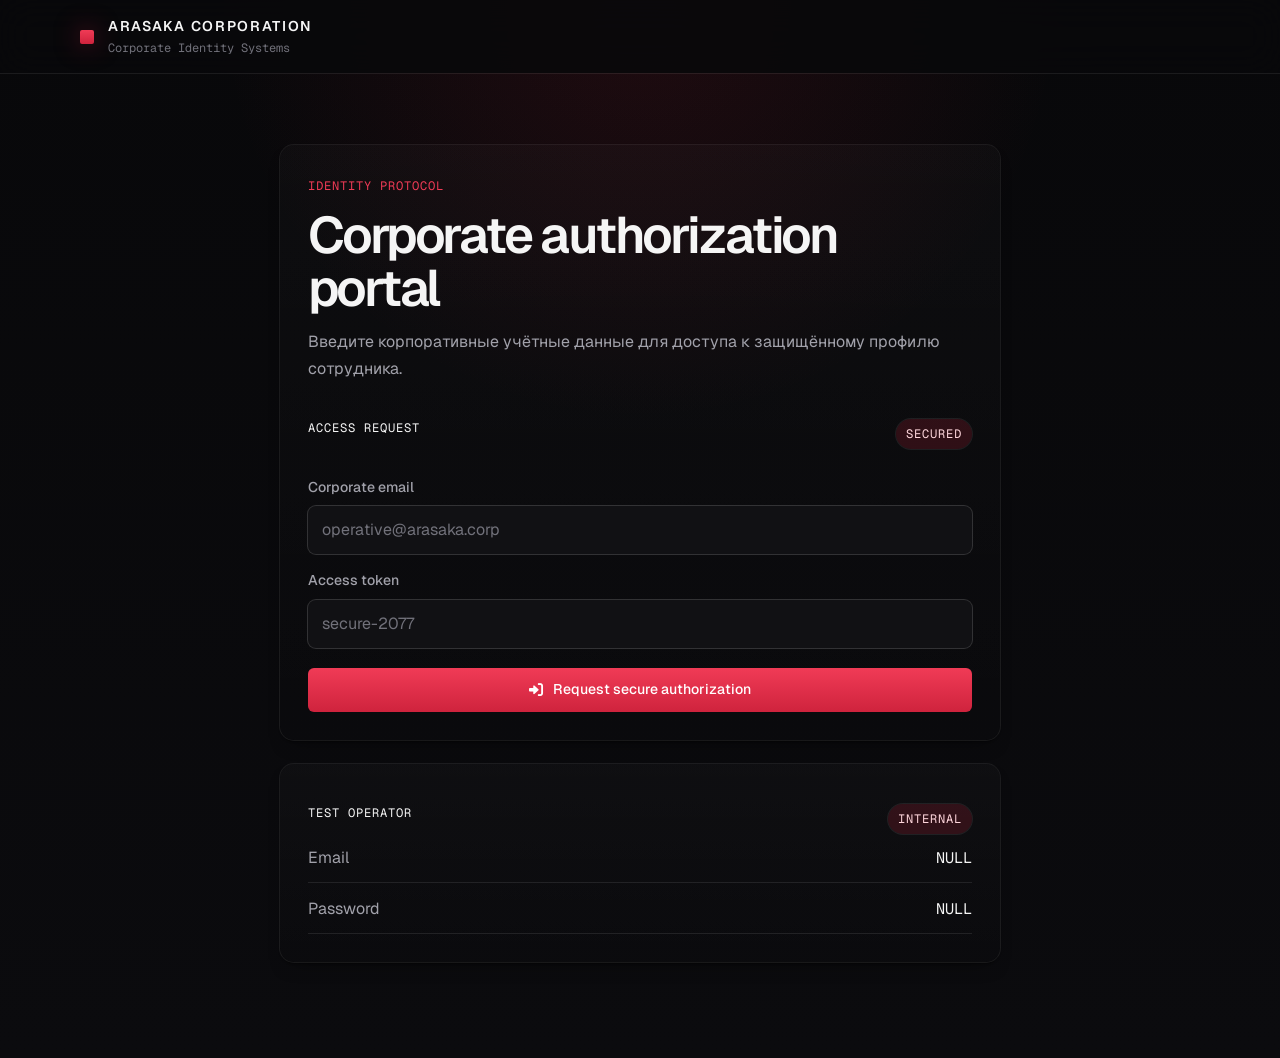
<file: 01-git-basics copy/index.html>
<!doctype html>
<html lang="ru">
	<head>
		<meta charset="UTF-8" />
		<meta name="viewport" content="width=device-width, initial-scale=1.0" />
		<title>ARASAKA CORPORATION // Identity Gateway</title>
		<link rel="preconnect" href="https://fonts.googleapis.com" />
		<link rel="preconnect" href="https://fonts.gstatic.com" crossorigin />
		<link
			href="https://fonts.googleapis.com/css2?family=Geist:wght@400;500;600&family=Geist+Mono:wght@400;500&display=swap"
			rel="stylesheet"
		/>
		<link
			rel="stylesheet"
			href="https://cdnjs.cloudflare.com/ajax/libs/font-awesome/6.0.0-beta3/css/all.min.css"
		/>
		<link rel="stylesheet" href="style.css" />
	</head>
	<body>
		<div class="page-shell">
			<header class="nav">
				<div class="container nav-inner">
					<a href="index.html" class="brand">
						<span class="brand-mark" aria-hidden="true"></span>
						<span class="brand-copy">
							<span class="brand-name">ARASAKA CORPORATION</span>
							<span class="brand-subtitle">Corporate Identity Systems</span>
						</span>
					</a>
				</div>
			</header>

			<main class="auth-shell">
				<div class="container auth-stack">
					<section class="auth-card auth-card--centered" id="auth">
						<div class="section-heading-group">
							<p class="eyebrow">Identity Protocol</p>
							<h1 class="section-heading">Corporate authorization portal</h1>
							<p class="body">
								Введите корпоративные учётные данные для доступа к защищённому
								профилю сотрудника.
							</p>
						</div>

						<form id="auth-form">
							<div class="panel-header">
								<p class="panel-label">Access Request</p>
								<p class="status-badge status-badge--warning">SECURED</p>
							</div>

							<label class="field">
								<span class="field-label">Corporate email</span>
								<input
									class="input"
									type="email"
									id="email"
									name="email"
									placeholder="operative@arasaka.corp"
									required
								/>
							</label>

							<label class="field">
								<span class="field-label">Access token</span>
								<input
									class="input"
									type="password"
									id="password"
									name="password"
									placeholder="secure-2077"
									required
								/>
							</label>

							<button class="btn btn-primary btn-block" type="submit">
								<i class="fas fa-right-to-bracket" aria-hidden="true"></i>
								Request secure authorization
							</button>

							<div class="message-box" id="message-box" aria-live="polite"></div>
						</form>
					</section>

					<section class="credential-card">
						<div class="panel-header">
							<p class="panel-label">Test Operator</p>
							<p class="status-badge status-badge--critical">INTERNAL</p>
						</div>

						<dl class="credential-list">
							<div>
								<dt>Email</dt>
								<dd><code id="test-operator-email">NULL</code></dd>
							</div>
							<div>
								<dt>Password</dt>
								<dd><code id="test-operator-password">NULL</code></dd>
							</div>
						</dl>
					</section>
				</div>
			</main>
		</div>

		<script src="script.js"></script>
	</body>
</html>
</file>
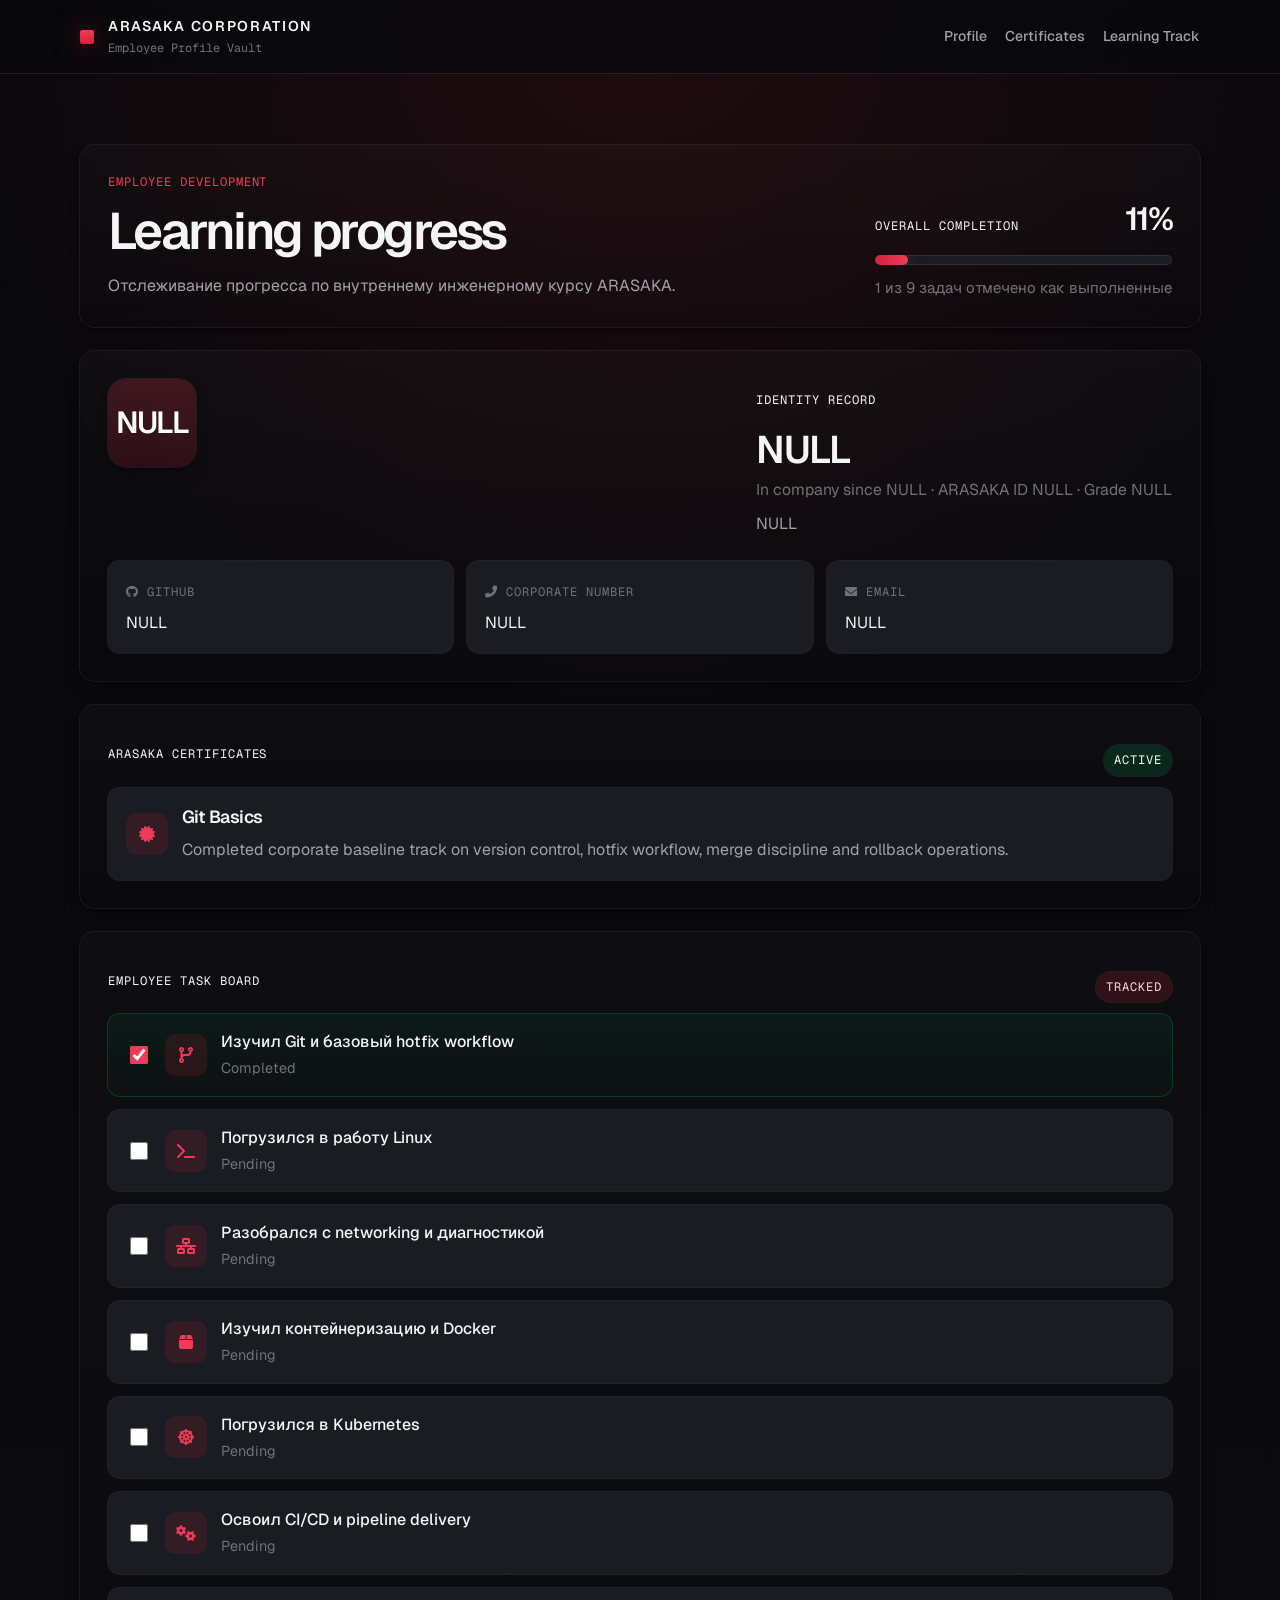
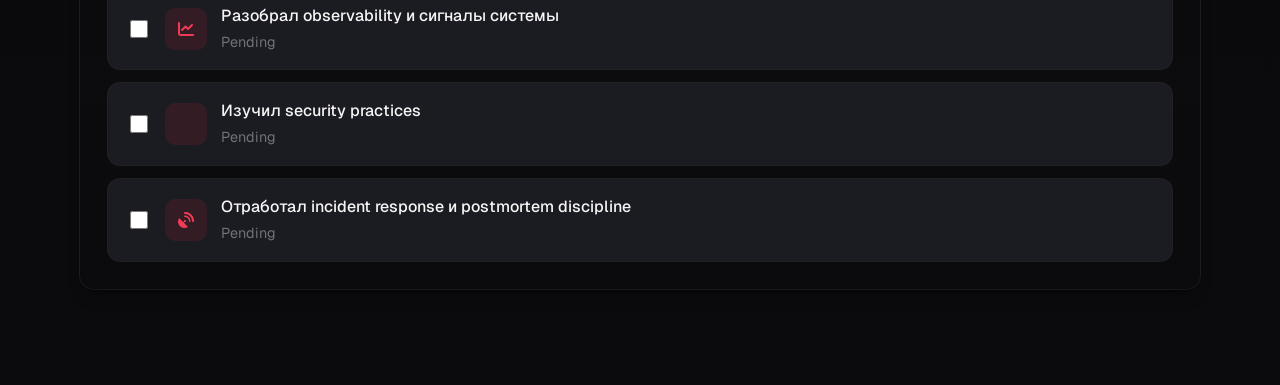
<file: 01-git-basics copy/account.html>
<!doctype html>
<html lang="ru">
	<head>
		<meta charset="UTF-8" />
		<meta name="viewport" content="width=device-width, initial-scale=1.0" />
		<title>ARASAKA CORPORATION // Employee Profile</title>
		<link rel="preconnect" href="https://fonts.googleapis.com" />
		<link rel="preconnect" href="https://fonts.gstatic.com" crossorigin />
		<link
			href="https://fonts.googleapis.com/css2?family=Geist:wght@400;500;600&family=Geist+Mono:wght@400;500&display=swap"
			rel="stylesheet"
		/>
		<link
			rel="stylesheet"
			href="https://cdnjs.cloudflare.com/ajax/libs/font-awesome/6.0.0-beta3/css/all.min.css"
		/>
		<link rel="stylesheet" href="style.css" />
	</head>
	<body>
		<div class="page-shell">
			<header class="nav">
				<div class="container nav-inner">
					<a href="index.html" class="brand">
						<span class="brand-mark" aria-hidden="true"></span>
						<span class="brand-copy">
							<span class="brand-name">ARASAKA CORPORATION</span>
							<span class="brand-subtitle">Employee Profile Vault</span>
						</span>
					</a>

					<nav class="nav-links" aria-label="Навигация кабинета">
						<a href="#profile">Profile</a>
						<a href="#certifications">Certificates</a>
						<a href="#roadmap">Learning Track</a>
					</nav>
				</div>
			</header>

			<main class="account-shell">
				<div class="container account-stack">
					<section class="progress-card">
						<div class="progress-copy">
							<p class="eyebrow">Employee Development</p>
							<h1 class="section-heading">Learning progress</h1>
							<p class="body">
								Отслеживание прогресса по внутреннему инженерному курсу ARASAKA.
							</p>
						</div>

						<div class="progress-metrics">
							<div class="progress-meta">
								<span class="progress-label">Overall completion</span>
								<span class="progress-value" id="progress-value">0%</span>
							</div>
							<div class="progress-bar" aria-hidden="true">
								<div class="progress-bar__fill" id="progress-fill"></div>
							</div>
							<p class="progress-caption" id="progress-caption">
								0 из 0 задач отмечено как выполненные
							</p>
						</div>
					</section>

					<section class="profile-card" id="profile">
						<div class="profile-identity">
							<div class="avatar-badge" id="employee-initials" aria-hidden="true">NULL</div>

							<div class="profile-intro">
								<p class="panel-label">Identity Record</p>
								<h2 class="panel-title" id="employee-full-name">NULL</h2>
								<p class="profile-subtitle" id="employee-summary-line">
									In company since NULL · ARASAKA ID NULL · Grade NULL
								</p>
								<p class="body" id="employee-bio">
									NULL
								</p>
							</div>
						</div>

						<div class="profile-meta profile-meta--wide">
							<div class="meta-block">
								<span class="meta-label"
									><i class="fab fa-github" aria-hidden="true"></i> GitHub</span
								>
								<p class="meta-value" id="employee-github">NULL</p>
							</div>
							<div class="meta-block">
								<span class="meta-label"
									><i class="fas fa-phone-alt" aria-hidden="true"></i> Corporate
									number</span
								>
								<p class="meta-value" id="employee-corp-number">NULL</p>
							</div>
							<div class="meta-block">
								<span class="meta-label"
									><i class="fas fa-envelope" aria-hidden="true"></i> Email</span
								>
								<p class="meta-value" id="employee-email">NULL</p>
							</div>
						</div>
					</section>

					<section class="summary-card" id="certifications">
						<div class="panel-header">
							<p class="panel-label">ARASAKA Certificates</p>
							<p class="status-badge status-badge--ok">ACTIVE</p>
						</div>

						<div class="certificate-list">
							<article class="certificate-card">
								<div class="certificate-icon">
									<i class="fas fa-certificate" aria-hidden="true"></i>
								</div>
								<div>
									<h3 class="card-title">Git Basics</h3>
									<p class="body">
										Completed corporate baseline track on version control, hotfix
										workflow, merge discipline and rollback operations.
									</p>
								</div>
							</article>
						</div>
					</section>

					<section class="summary-card" id="roadmap">
						<div class="panel-header">
							<p class="panel-label">Employee Task Board</p>
							<p class="status-badge status-badge--warning">TRACKED</p>
						</div>

						<div class="task-list" id="task-list"></div>
					</section>
				</div>
			</main>
		</div>

		<script src="script.js"></script>
	</body>
</html>
</file>
<file: 01-git-basics copy/style.css>
@import url('https://fonts.googleapis.com/css2?family=Geist:wght@400;500;600&family=Geist+Mono:wght@400;500&display=swap');

:root {
	--bg: #09090b;
	--surface: #111114;
	--surface-strong: #15151a;
	--surface-soft: #1b1b22;
	--surface-soft-strong: #23232c;
	--text: #f5f5f5;
	--text-muted: #a1a1aa;
	--text-soft: #71717a;
	--line: rgba(255, 255, 255, 0.09);
	--line-strong: rgba(255, 255, 255, 0.16);
	--shadow-border: 0px 0px 0px 1px rgba(255, 255, 255, 0.08);
	--shadow-subtle: 0px 2px 2px rgba(0, 0, 0, 0.36);
	--shadow-ambient: 0px 10px 20px -12px rgba(0, 0, 0, 0.65);
	--shadow-card: var(--shadow-border), var(--shadow-subtle), var(--shadow-ambient);
	--accent-red: #cf233d;
	--accent-red-strong: #f03b56;
	--accent-red-soft: rgba(207, 35, 61, 0.14);
	--accent-red-glow: rgba(207, 35, 61, 0.28);
	--accent-white: #ffffff;
	--accent-green-soft: rgba(0, 180, 96, 0.16);
	--focus-ring: rgba(240, 59, 86, 0.28);
	--max-width: 1120px;
	--font-sans: 'Geist', sans-serif;
	--font-mono: 'Geist Mono', monospace;
}

*,
*::before,
*::after {
	box-sizing: border-box;
}

html {
	scroll-behavior: smooth;
	-webkit-font-smoothing: antialiased;
	-moz-osx-font-smoothing: grayscale;
}

body {
	margin: 0;
	font-family: var(--font-sans);
	font-feature-settings: 'liga';
	background:
		radial-gradient(circle at top center, rgba(207, 35, 61, 0.12), transparent 34%),
		linear-gradient(180deg, #08080a 0%, #0b0b0e 100%);
	color: var(--text);
	line-height: 1.5;
}

a {
	color: inherit;
}

code {
	font-family: var(--font-mono);
	font-size: 0.95em;
}

.page-shell {
	min-height: 100vh;
}

.container {
	width: min(100% - 32px, var(--max-width));
	margin: 0 auto;
}

.nav {
	position: sticky;
	top: 0;
	z-index: 10;
	backdrop-filter: blur(18px);
	background: rgba(9, 9, 11, 0.88);
	box-shadow: var(--shadow-border);
}

.nav-inner {
	display: flex;
	align-items: center;
	justify-content: space-between;
	gap: 24px;
	padding: 16px 0;
}

.brand {
	display: inline-flex;
	align-items: center;
	gap: 14px;
	text-decoration: none;
}

.brand-mark {
	width: 14px;
	height: 14px;
	border-radius: 2px;
	background: linear-gradient(180deg, var(--accent-red-strong) 0%, var(--accent-red) 100%);
	box-shadow: 0 0 24px rgba(207, 35, 61, 0.5);
}

.brand-copy {
	display: flex;
	flex-direction: column;
	gap: 2px;
}

.brand-name {
	font-size: 0.88rem;
	font-weight: 600;
	letter-spacing: 0.12em;
}

.brand-subtitle {
	font-family: var(--font-mono);
	font-size: 0.75rem;
	color: var(--text-soft);
}

.nav-links {
	display: flex;
	flex-wrap: wrap;
	gap: 18px;
	align-items: center;
}

.nav-links a {
	color: var(--text-muted);
	text-decoration: none;
	font-size: 0.88rem;
	font-weight: 500;
	transition: color 0.2s ease;
}

.nav-links a:hover {
	color: var(--accent-white);
}

.auth-shell,
.account-shell {
	padding: 72px 0 96px;
}

.auth-stack,
.account-stack {
	display: grid;
	gap: 24px;
}

.auth-stack {
	max-width: 720px;
}

.auth-card,
.credential-card,
.profile-card,
.summary-card,
.progress-card {
	background: linear-gradient(180deg, rgba(255, 255, 255, 0.02), rgba(255, 255, 255, 0));
	border-radius: 14px;
	padding: 28px;
	box-shadow: var(--shadow-card);
}

.auth-card--centered {
	padding-top: 32px;
}

.section-heading-group {
	margin-bottom: 24px;
}

.eyebrow,
.panel-label,
.status-badge,
.meta-label,
.progress-label {
	font-family: var(--font-mono);
	font-size: 0.76rem;
	letter-spacing: 0.08em;
	text-transform: uppercase;
}

.eyebrow {
	margin: 0 0 14px;
	color: var(--accent-red-strong);
}

.section-heading {
	margin: 0 0 14px;
	font-size: clamp(2rem, 4vw, 3.2rem);
	font-weight: 600;
	line-height: 1.02;
	letter-spacing: -0.05em;
}

.body {
	margin: 0;
	font-size: 1rem;
	line-height: 1.72;
	color: var(--text-muted);
}

.panel-header,
.profile-identity {
	display: flex;
	align-items: flex-start;
	justify-content: space-between;
	gap: 16px;
}

.status-badge {
	padding: 6px 10px;
	border-radius: 9999px;
	box-shadow: var(--shadow-border);
}

.status-badge--warning,
.status-badge--critical {
	color: #ffd7dd;
	background: rgba(207, 35, 61, 0.18);
}

.status-badge--ok {
	color: #e8fff1;
	background: var(--accent-green-soft);
}

.field {
	display: grid;
	gap: 8px;
	margin-top: 16px;
}

.field-label {
	font-size: 0.88rem;
	font-weight: 500;
	color: var(--text-muted);
}

.input {
	width: 100%;
	min-height: 48px;
	padding: 0 14px;
	border: none;
	border-radius: 8px;
	background: var(--surface);
	color: var(--text);
	box-shadow: 0px 0px 0px 1px var(--line-strong);
	font: inherit;
}

.input::placeholder {
	color: var(--text-soft);
}

.input:focus-visible,
.btn:focus-visible,
.task-checkbox:focus-visible {
	outline: 2px solid var(--accent-red-strong);
	box-shadow: 0 0 0 4px var(--focus-ring);
}

.btn {
	display: inline-flex;
	align-items: center;
	justify-content: center;
	gap: 10px;
	min-height: 44px;
	padding: 0 16px;
	border-radius: 6px;
	border: none;
	font: inherit;
	font-size: 0.88rem;
	font-weight: 500;
	text-decoration: none;
	cursor: pointer;
	transition: transform 0.2s ease, background 0.2s ease;
}

.btn:hover {
	transform: translateY(-1px);
}

.btn-primary {
	background: linear-gradient(180deg, var(--accent-red-strong) 0%, var(--accent-red) 100%);
	color: var(--accent-white);
}

.btn-primary:hover {
	background: linear-gradient(180deg, #f94a65 0%, #d22641 100%);
}

.btn-block {
	width: 100%;
	margin-top: 20px;
}

.message-box {
	display: none;
	min-height: 52px;
	margin-top: 18px;
	padding: 14px 16px;
	border-radius: 8px;
	background: rgba(255, 255, 255, 0.03);
	box-shadow: 0px 0px 0px 1px var(--line);
	color: var(--text-muted);
}

.message-box:not(:empty) {
	display: block;
}

.message-box.is-error {
	background: rgba(207, 35, 61, 0.12);
	color: #ffd7dd;
	box-shadow: 0px 0px 0px 1px rgba(207, 35, 61, 0.38);
}

.message-box.is-success {
	background: rgba(0, 180, 96, 0.12);
	color: #d8ffe7;
	box-shadow: 0px 0px 0px 1px rgba(0, 180, 96, 0.28);
}

.credential-list {
	display: grid;
	gap: 14px;
	margin: 0;
}

.credential-list div {
	display: flex;
	justify-content: space-between;
	align-items: center;
	gap: 16px;
	padding-bottom: 12px;
	border-bottom: 1px solid var(--line);
}

.credential-list dt,
.credential-list dd {
	margin: 0;
}

.credential-list dt {
	color: var(--text-muted);
}

.credential-list dd {
	color: var(--text);
}

.progress-card {
	display: grid;
	grid-template-columns: 1fr auto;
	gap: 24px;
	align-items: end;
}

.progress-meta {
	display: flex;
	align-items: baseline;
	justify-content: space-between;
	gap: 16px;
}

.progress-value {
	font-size: 2rem;
	font-weight: 600;
	letter-spacing: -0.06em;
}

.progress-bar {
	margin-top: 12px;
	height: 10px;
	border-radius: 9999px;
	background: var(--surface-soft);
	box-shadow: inset 0 0 0 1px var(--line);
	overflow: hidden;
}

.progress-bar__fill {
	width: 0%;
	height: 100%;
	border-radius: inherit;
	background: linear-gradient(90deg, var(--accent-red) 0%, var(--accent-red-strong) 100%);
	box-shadow: 0 0 24px var(--accent-red-glow);
	transition: width 0.25s ease;
}

.progress-caption {
	margin: 12px 0 0;
	color: var(--text-soft);
	font-size: 0.94rem;
}

.profile-card {
	display: grid;
	gap: 24px;
}

.avatar-badge {
	display: grid;
	place-items: center;
	width: 88px;
	height: 88px;
	border-radius: 18px;
	background: linear-gradient(180deg, rgba(240, 59, 86, 0.22), rgba(207, 35, 61, 0.16));
	box-shadow: var(--shadow-card);
	font-size: 1.9rem;
	font-weight: 600;
	letter-spacing: -0.05em;
	color: var(--accent-white);
	flex-shrink: 0;
}

.profile-intro {
	display: grid;
	gap: 8px;
}

.panel-title {
	margin: 0;
	font-size: clamp(1.8rem, 3vw, 2.6rem);
	line-height: 1.02;
	font-weight: 600;
	letter-spacing: -0.05em;
}

.profile-subtitle {
	margin: 0;
	color: var(--text-soft);
	font-size: 0.98rem;
	line-height: 1.6;
}

.profile-meta {
	display: grid;
	grid-template-columns: repeat(3, minmax(0, 1fr));
	gap: 14px;
}

.profile-meta--wide {
	grid-template-columns: repeat(3, minmax(0, 1fr));
}

.meta-block {
	padding: 18px;
	border-radius: 12px;
	background: var(--surface-soft);
	box-shadow: 0px 0px 0px 1px var(--line);
}

.meta-label {
	display: inline-flex;
	align-items: center;
	gap: 8px;
	margin-bottom: 8px;
	color: var(--text-soft);
}

.meta-value {
	margin: 0;
	font-size: 1rem;
	line-height: 1.6;
	color: var(--text);
	word-break: break-word;
}

.certificate-list,
.task-list {
	display: grid;
	gap: 14px;
}

.certificate-card,
.task-item {
	display: grid;
	grid-template-columns: auto 1fr;
	gap: 14px;
	align-items: center;
	padding: 16px 18px;
	border-radius: 12px;
	background: var(--surface-soft);
	box-shadow: 0px 0px 0px 1px var(--line);
}

.certificate-icon,
.task-icon {
	display: grid;
	place-items: center;
	width: 42px;
	height: 42px;
	border-radius: 10px;
	background: rgba(207, 35, 61, 0.14);
	color: var(--accent-red-strong);
}

.card-title {
	margin: 0 0 6px;
	font-size: 1.1rem;
	font-weight: 600;
	letter-spacing: -0.03em;
}

.task-item {
	grid-template-columns: auto auto 1fr;
	cursor: pointer;
}

.task-item.is-complete {
	box-shadow: 0px 0px 0px 1px rgba(0, 180, 96, 0.28);
	background: linear-gradient(180deg, rgba(0, 180, 96, 0.08), rgba(0, 180, 96, 0.02));
}

.task-checkbox {
	width: 18px;
	height: 18px;
	accent-color: var(--accent-red-strong);
}

.task-content {
	display: grid;
	gap: 4px;
}

.task-title {
	font-size: 1rem;
	font-weight: 500;
	color: var(--text);
}

.task-status {
	font-size: 0.9rem;
	color: var(--text-soft);
}

@media (max-width: 900px) {
	.progress-card,
	.profile-meta,
	.profile-meta--wide {
		grid-template-columns: 1fr;
	}

	.profile-identity {
		flex-direction: column;
	}
}

@media (max-width: 720px) {
	.auth-shell,
	.account-shell {
		padding: 56px 0 72px;
	}

	.nav-inner {
		flex-direction: column;
		align-items: flex-start;
	}

	.nav-links {
		gap: 14px;
	}

	.auth-card,
	.credential-card,
	.profile-card,
	.summary-card,
	.progress-card {
		padding: 22px;
	}

	.credential-list div,
	.progress-meta {
		flex-direction: column;
		align-items: flex-start;
	}

	.task-item {
		grid-template-columns: auto 1fr;
	}

	.task-checkbox {
		grid-column: 1;
		grid-row: 1;
	}

	.task-icon {
		display: none;
	}
}
</file>
